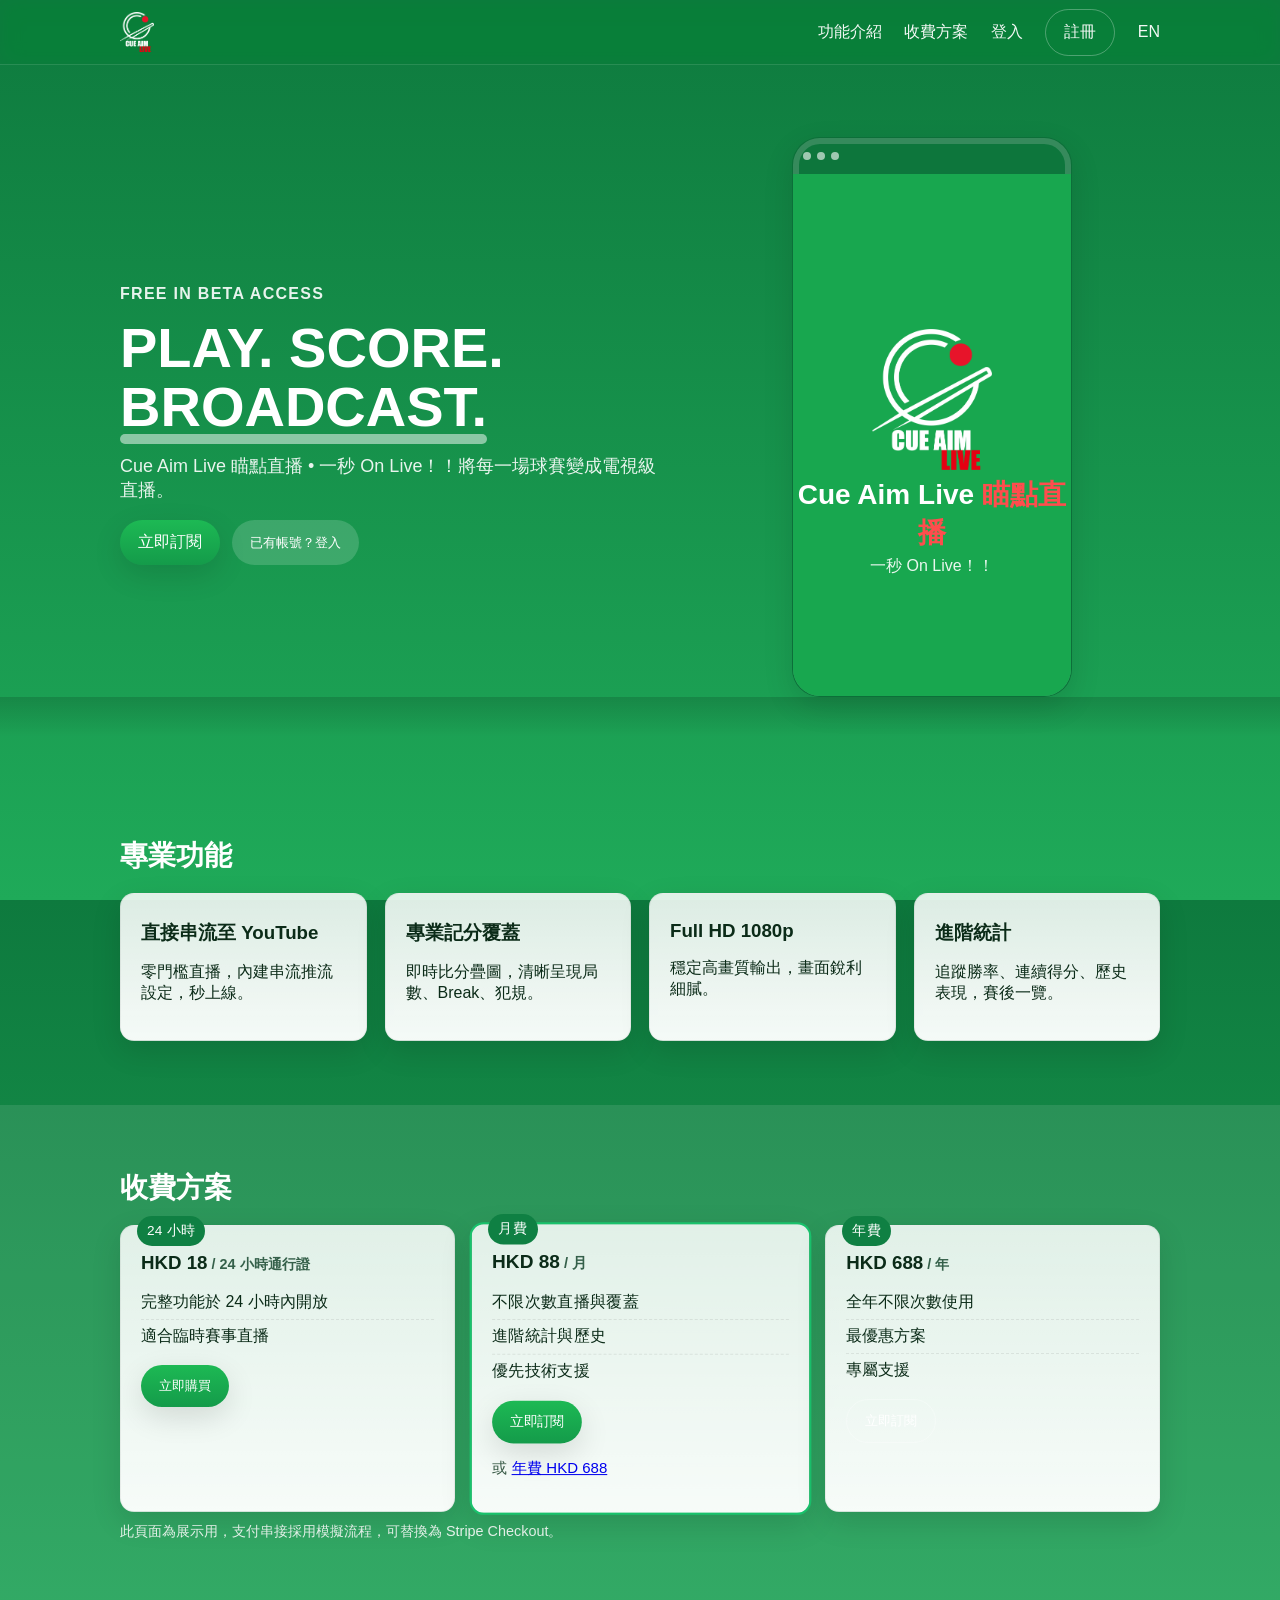
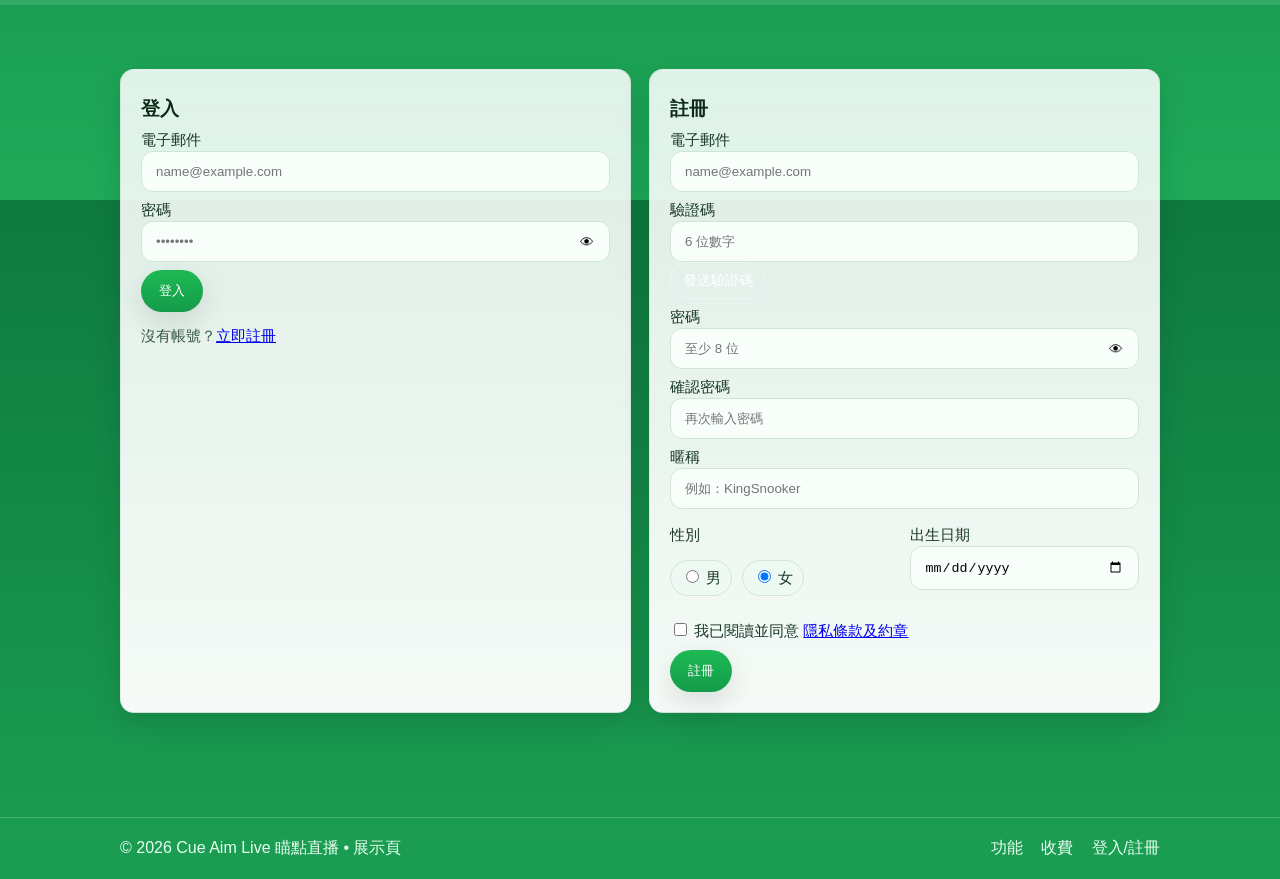
<file: index.html>
<!doctype html>
<html lang="zh-Hant">
<head>
  <meta charset="utf-8" />
  <meta name="viewport" content="width=device-width, initial-scale=1" />
  <title>Cue Aim Live 瞄點直播 — 展示站</title>
  <meta name="description" content="Cue Aim Live 瞄點直播，一秒 On Live！展示頁面與收費、註冊、登入介面示例" />
  <link rel="stylesheet" href="styles.css" />
  <script src="https://accounts.google.com/gsi/client" async defer></script>
</head>
<body>
  <header class="site-header">
    <div class="container nav">
      <div class="brand">
        <img src="assets/logo.png" alt="Cue Aim Live 瞄點直播" class="logo-img" />
        <svg width="36" height="36" viewBox="0 0 64 64" class="logo logo-svg" aria-hidden="true">
          <circle cx="44" cy="20" r="6" fill="#e53935"></circle>
          <path d="M8 40c8-10 17-16 28-18" stroke="#fff" stroke-width="6" fill="none" stroke-linecap="round"></path>
          <path d="M10 48c14 2 28-2 40-12" stroke="#fff" stroke-width="6" fill="none" stroke-linecap="round"></path>
        </svg>
        <span class="brand-name">Cue Aim Live <span class="accent">瞄點直播</span></span>
      </div>
      <nav class="links">
        <a href="#features">功能介紹</a>
        <a href="#pricing">收費方案</a>
        <a href="#auth" data-open="login">登入</a>
        <a href="#auth" data-open="register" class="btn btn-outline">註冊</a>
        <a href="en.html" aria-label="English" title="English">EN</a>
      </nav>
    </div>
  </header>

  <main>
    <section class="hero">
      <div class="container hero-inner">
        <div class="hero-copy">
          <p class="kicker">FREE IN BETA ACCESS</p>
          <h1 class="hero-title">PLAY. SCORE. <span class="underline">BROADCAST.</span></h1>
          <p class="subtitle">Cue Aim Live 瞄點直播 • 一秒 On Live！！將每一場球賽變成電視級直播。</p>
          <div class="hero-ctas">
            <a href="#pricing" class="btn btn-primary">立即訂閱</a>
            <button class="btn btn-quiet" data-open="login">已有帳號？登入</button>
          </div>
        </div>
        <div class="hero-art">
          <div class="phone-mock">
            <div class="phone-header">
              <div class="dot"></div><div class="dot"></div><div class="dot"></div>
            </div>
            <div class="phone-screen">
              <div class="splash">
                <img src="assets/logo.png" alt="Cue Aim Live 瞄點直播" class="splash-logo-img" />
                <div class="splash-logo"></div>
                <div class="splash-title">Cue Aim Live <span>瞄點直播</span></div>
                <div class="splash-tag">一秒 On Live！！</div>
              </div>
            </div>
          </div>
        </div>
      </div>
      <div class="hero-fade"></div>
    </section>

    <section id="features" class="section">
      <div class="container">
        <h2 class="section-title">專業功能</h2>
        <div class="grid features-grid">
          <div class="card">
            <h3>直接串流至 YouTube</h3>
            <p>零門檻直播，內建串流推流設定，秒上線。</p>
          </div>
          <div class="card">
            <h3>專業記分覆蓋</h3>
            <p>即時比分疊圖，清晰呈現局數、Break、犯規。</p>
          </div>
          <div class="card">
            <h3>Full HD 1080p</h3>
            <p>穩定高畫質輸出，畫面銳利細膩。</p>
          </div>
          <div class="card">
            <h3>進階統計</h3>
            <p>追蹤勝率、連續得分、歷史表現，賽後一覽。</p>
          </div>
        </div>
      </div>
    </section>

    <section id="pricing" class="section alt">
      <div class="container">
        <h2 class="section-title">收費方案</h2>
        <div class="grid pricing-grid">
          <div class="card price">
            <div class="badge">24 小時</div>
            <h3>HKD 18<span class="unit"> / 24 小時通行證</span></h3>
            <ul class="features-list">
              <li>完整功能於 24 小時內開放</li>
              <li>適合臨時賽事直播</li>
            </ul>
            <button class="btn btn-primary" data-checkout="pass-24h">立即購買</button>
          </div>
          <div class="card price highlight">
            <div class="badge">月費</div>
            <h3>HKD 88<span class="unit"> / 月</span></h3>
            <ul class="features-list">
              <li>不限次數直播與覆蓋</li>
              <li>進階統計與歷史</li>
              <li>優先技術支援</li>
            </ul>
            <button class="btn btn-primary" data-checkout="monthly">立即訂閱</button>
            <p class="subtext">或 <a href="#" data-checkout="annual">年費 HKD 688</a></p>
          </div>
          <div class="card price">
            <div class="badge">年費</div>
            <h3>HKD 688<span class="unit"> / 年</span></h3>
            <ul class="features-list">
              <li>全年不限次數使用</li>
              <li>最優惠方案</li>
              <li>專屬支援</li>
            </ul>
            <button class="btn btn-outline" data-checkout="annual">立即訂閱</button>
          </div>
        </div>
        <div class="payment-note">此頁面為展示用，支付串接採用模擬流程，可替換為 Stripe Checkout。</div>
      </div>
    </section>

    <section id="auth" class="section">
      <div class="container auth-cards">
        <div class="card auth">
          <h3>登入</h3>
          <form id="login-form" autocomplete="on" novalidate>
            <label>電子郵件
              <input type="email" id="login-email" required placeholder="name@example.com" />
            </label>
            <label>密碼
              <div class="input-with-toggle">
                <input type="password" id="login-password" required placeholder="••••••••" />
                <button type="button" class="eye" data-toggle="#login-password" aria-label="顯示/隱藏密碼">👁</button>
              </div>
            </label>
            <button class="btn btn-primary" type="submit">登入</button>
            <p class="subtext">沒有帳號？<a href="#" data-open="register">立即註冊</a></p>
          </form>
          <div class="oauth">
            <div id="google-signin" data-client-id="216977203711-vts77mnt3r6ak3n8tpkaf7hnobg1mmth.apps.googleusercontent.com"></div>
          </div>
        </div>
        <div class="card auth">
          <h3>註冊</h3>
          <form id="register-form" novalidate>
            <label>電子郵件
              <input type="email" id="reg-email" required placeholder="name@example.com" />
            </label>
            <label class="code-row">驗證碼
              <input type="text" id="reg-code" inputmode="numeric" pattern="\\d{6}" placeholder="6 位數字" />
              <button type="button" class="btn btn-outline small" id="send-code">發送驗證碼</button>
            </label>
            <label>密碼
              <div class="input-with-toggle">
                <input type="password" id="reg-password" required minlength="8" placeholder="至少 8 位" />
                <button type="button" class="eye" data-toggle="#reg-password" aria-label="顯示/隱藏密碼">👁</button>
              </div>
            </label>
            <label>確認密碼
              <input type="password" id="reg-password2" required placeholder="再次輸入密碼" />
            </label>
            <label>暱稱
              <input type="text" id="reg-nickname" placeholder="例如：KingSnooker" />
            </label>
            <div class="row">
              <label>性別
                <div class="choices">
                  <label class="chip"><input type="radio" name="gender" value="M" /> 男</label>
                  <label class="chip"><input type="radio" name="gender" value="F" checked /> 女</label>
                </div>
              </label>
              <label>出生日期
                <input type="date" id="reg-dob" />
              </label>
            </div>
            <label class="agree">
              <input type="checkbox" id="reg-accept" required />
              我已閱讀並同意 <a href="#" data-open="terms">隱私條款及約章</a>
            </label>
            <button class="btn btn-primary" type="submit">註冊</button>
          </form>
        </div>
      </div>
    </section>
  </main>

  <footer class="site-footer">
    <div class="container foot-inner">
      <div>© 2026 Cue Aim Live 瞄點直播 • 展示頁</div>
      <div class="foot-links">
        <a href="#features">功能</a>
        <a href="#pricing">收費</a>
        <a href="#auth">登入/註冊</a>
      </div>
    </div>
  </footer>

  <div id="toast" class="toast" role="status" aria-live="polite"></div>

  <dialog id="mock-checkout" class="modal">
    <form method="dialog" class="modal-body">
      <h3>模擬付款</h3>
      <p>方案：<span id="plan-name">Pro 月費</span></p>
      <label>信用卡號
        <input placeholder="4242 4242 4242 4242" />
      </label>
      <label>有效期限
        <input placeholder="MM/YY" />
      </label>
      <label>CVC
        <input placeholder="123" />
      </label>
      <menu class="modal-actions">
        <button value="cancel" class="btn btn-quiet">取消</button>
        <button value="ok" class="btn btn-primary">付款</button>
      </menu>
    </form>
  </dialog>

  <script src="app.js"></script>
</body>
</html>
</file>
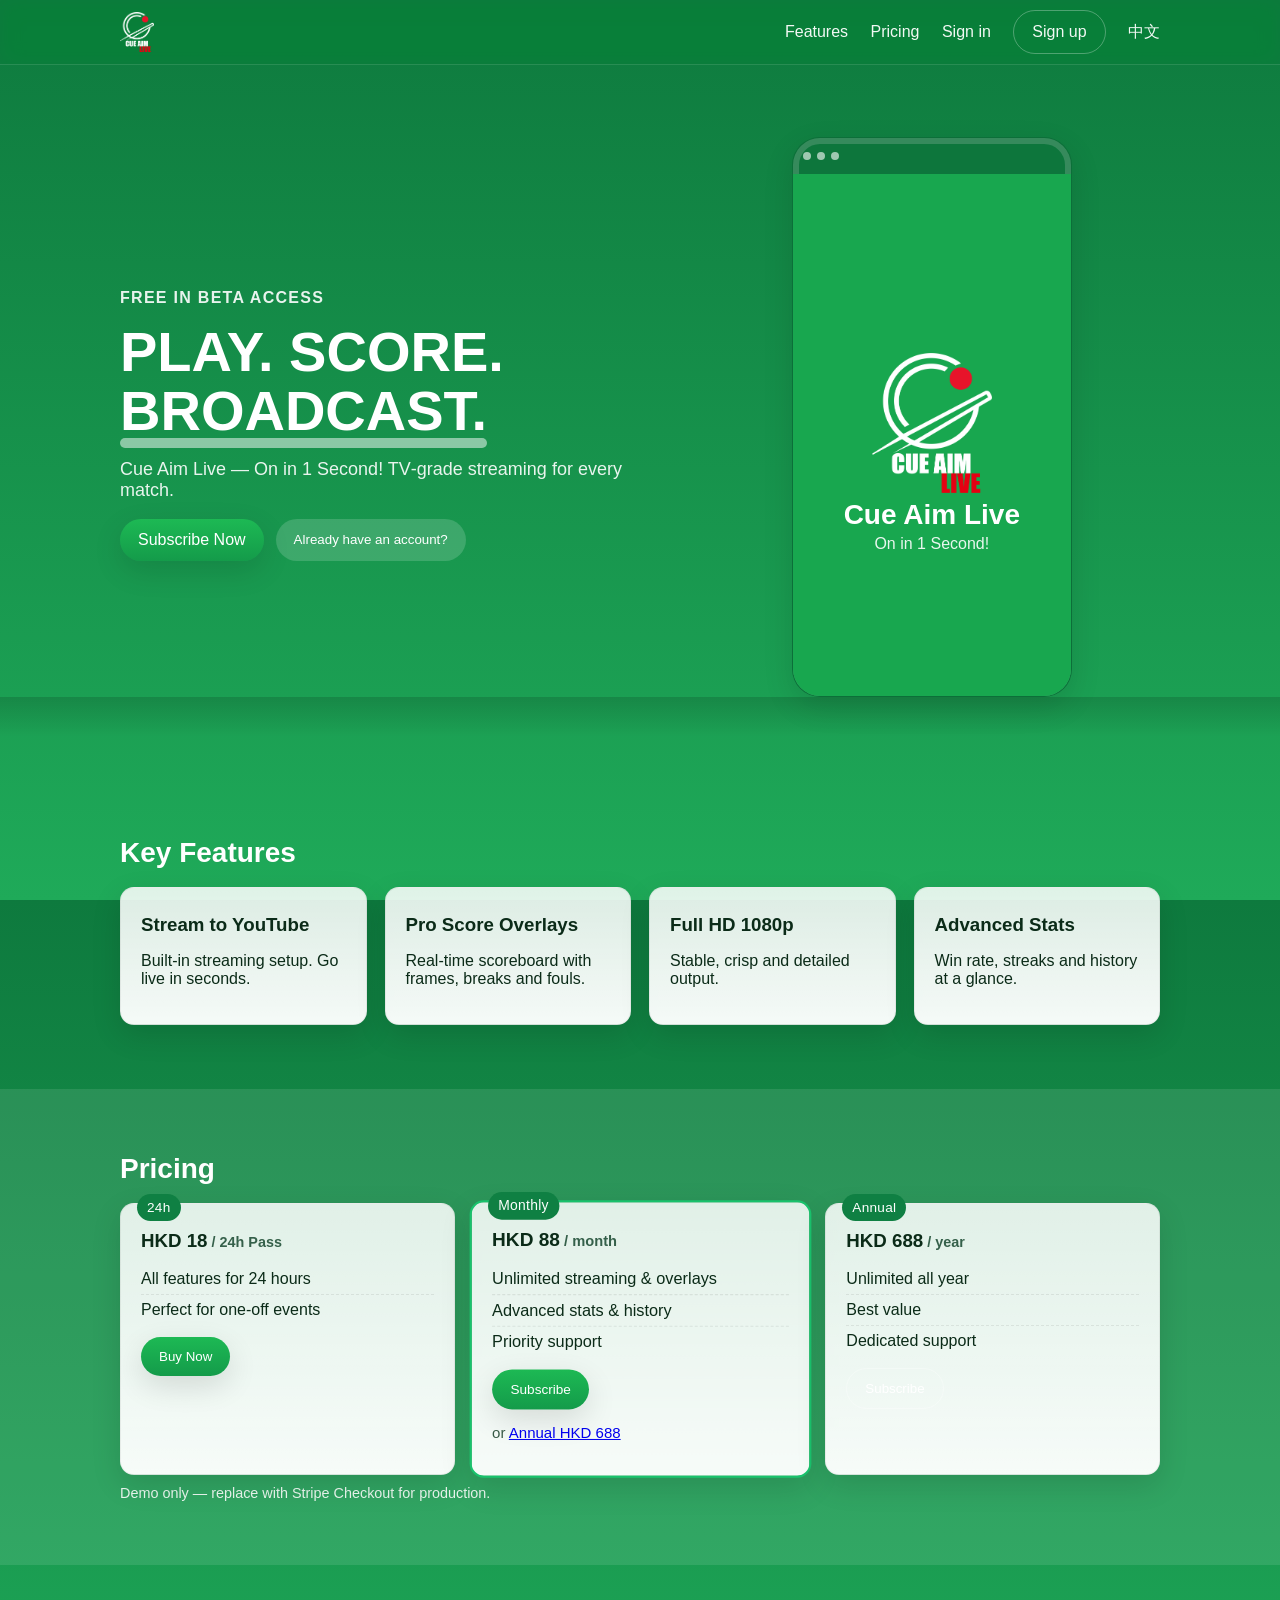
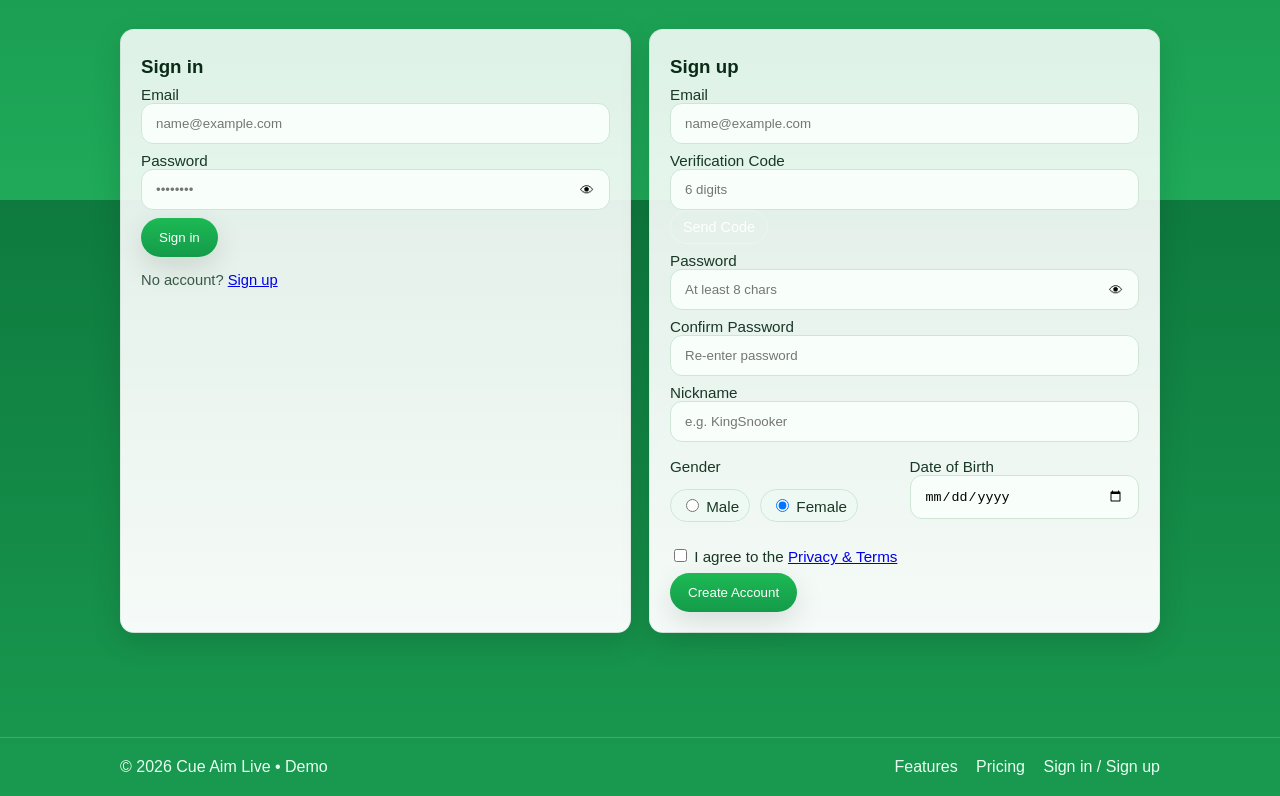
<file: en.html>
<!doctype html>
<html lang="en">
<head>
  <meta charset="utf-8" />
  <meta name="viewport" content="width=device-width, initial-scale=1" />
  <title>Cue Aim Live — Demo Site</title>
  <meta name="description" content="Cue Aim Live — Play. Score. Broadcast. Demo page with pricing and auth forms" />
  <link rel="stylesheet" href="styles.css" />
  <script src="https://accounts.google.com/gsi/client" async defer></script>
</head>
<body>
  <header class="site-header">
    <div class="container nav">
      <div class="brand">
        <img src="assets/logo.png" alt="Cue Aim Live" class="logo-img" />
        <svg width="36" height="36" viewBox="0 0 64 64" class="logo logo-svg" aria-hidden="true">
          <circle cx="44" cy="20" r="6" fill="#e53935"></circle>
          <path d="M8 40c8-10 17-16 28-18" stroke="#fff" stroke-width="6" fill="none" stroke-linecap="round"></path>
          <path d="M10 48c14 2 28-2 40-12" stroke="#fff" stroke-width="6" fill="none" stroke-linecap="round"></path>
        </svg>
        <span class="brand-name">Cue Aim Live</span>
      </div>
      <nav class="links">
        <a href="#features">Features</a>
        <a href="#pricing">Pricing</a>
        <a href="#auth" data-open="login">Sign in</a>
        <a href="#auth" data-open="register" class="btn btn-outline">Sign up</a>
        <a href="index.html" aria-label="中文" title="中文">中文</a>
      </nav>
    </div>
  </header>

  <main>
    <section class="hero">
      <div class="container hero-inner">
        <div class="hero-copy">
          <p class="kicker">FREE IN BETA ACCESS</p>
          <h1 class="hero-title">PLAY. SCORE. <span class="underline">BROADCAST.</span></h1>
          <p class="subtitle">Cue Aim Live — On in 1 Second! TV‑grade streaming for every match.</p>
          <div class="hero-ctas">
            <a href="#pricing" class="btn btn-primary">Subscribe Now</a>
            <button class="btn btn-quiet" data-open="login">Already have an account?</button>
          </div>
        </div>
        <div class="hero-art">
          <div class="phone-mock">
            <div class="phone-header"><div class="dot"></div><div class="dot"></div><div class="dot"></div></div>
            <div class="phone-screen">
              <div class="splash">
                <img src="assets/logo.png" alt="Cue Aim Live" class="splash-logo-img" />
                <div class="splash-logo"></div>
                <div class="splash-title">Cue Aim Live</div>
                <div class="splash-tag">On in 1 Second!</div>
              </div>
            </div>
          </div>
        </div>
      </div>
      <div class="hero-fade"></div>
    </section>

    <section id="features" class="section">
      <div class="container">
        <h2 class="section-title">Key Features</h2>
        <div class="grid features-grid">
          <div class="card">
            <h3>Stream to YouTube</h3>
            <p>Built‑in streaming setup. Go live in seconds.</p>
          </div>
          <div class="card">
            <h3>Pro Score Overlays</h3>
            <p>Real‑time scoreboard with frames, breaks and fouls.</p>
          </div>
          <div class="card">
            <h3>Full HD 1080p</h3>
            <p>Stable, crisp and detailed output.</p>
          </div>
          <div class="card">
            <h3>Advanced Stats</h3>
            <p>Win rate, streaks and history at a glance.</p>
          </div>
        </div>
      </div>
    </section>

    <section id="pricing" class="section alt">
      <div class="container">
        <h2 class="section-title">Pricing</h2>
        <div class="grid pricing-grid">
          <div class="card price">
            <div class="badge">24h</div>
            <h3>HKD 18<span class="unit"> / 24h Pass</span></h3>
            <ul class="features-list">
              <li>All features for 24 hours</li>
              <li>Perfect for one‑off events</li>
            </ul>
            <button class="btn btn-primary" data-checkout="pass-24h">Buy Now</button>
          </div>
          <div class="card price highlight">
            <div class="badge">Monthly</div>
            <h3>HKD 88<span class="unit"> / month</span></h3>
            <ul class="features-list">
              <li>Unlimited streaming & overlays</li>
              <li>Advanced stats & history</li>
              <li>Priority support</li>
            </ul>
            <button class="btn btn-primary" data-checkout="monthly">Subscribe</button>
            <p class="subtext">or <a href="#" data-checkout="annual">Annual HKD 688</a></p>
          </div>
          <div class="card price">
            <div class="badge">Annual</div>
            <h3>HKD 688<span class="unit"> / year</span></h3>
            <ul class="features-list">
              <li>Unlimited all year</li>
              <li>Best value</li>
              <li>Dedicated support</li>
            </ul>
            <button class="btn btn-outline" data-checkout="annual">Subscribe</button>
          </div>
        </div>
        <div class="payment-note">Demo only — replace with Stripe Checkout for production.</div>
      </div>
    </section>

    <section id="auth" class="section">
      <div class="container auth-cards">
        <div class="card auth">
          <h3>Sign in</h3>
          <form id="login-form" autocomplete="on" novalidate>
            <label>Email
              <input type="email" id="login-email" required placeholder="name@example.com" />
            </label>
            <label>Password
              <div class="input-with-toggle">
                <input type="password" id="login-password" required placeholder="••••••••" />
                <button type="button" class="eye" data-toggle="#login-password" aria-label="Show/Hide">👁</button>
              </div>
            </label>
            <button class="btn btn-primary" type="submit">Sign in</button>
            <p class="subtext">No account? <a href="#" data-open="register">Sign up</a></p>
          </form>
          <div class="oauth">
            <div id="google-signin" data-client-id="216977203711-vts77mnt3r6ak3n8tpkaf7hnobg1mmth.apps.googleusercontent.com"></div>
          </div>
        </div>
        <div class="card auth">
          <h3>Sign up</h3>
          <form id="register-form" novalidate>
            <label>Email
              <input type="email" id="reg-email" required placeholder="name@example.com" />
            </label>
            <label class="code-row">Verification Code
              <input type="text" id="reg-code" inputmode="numeric" pattern="\\d{6}" placeholder="6 digits" />
              <button type="button" class="btn btn-outline small" id="send-code">Send Code</button>
            </label>
            <label>Password
              <div class="input-with-toggle">
                <input type="password" id="reg-password" required minlength="8" placeholder="At least 8 chars" />
                <button type="button" class="eye" data-toggle="#reg-password" aria-label="Show/Hide">👁</button>
              </div>
            </label>
            <label>Confirm Password
              <input type="password" id="reg-password2" required placeholder="Re‑enter password" />
            </label>
            <label>Nickname
              <input type="text" id="reg-nickname" placeholder="e.g. KingSnooker" />
            </label>
            <div class="row">
              <label>Gender
                <div class="choices">
                  <label class="chip"><input type="radio" name="gender" value="M" /> Male</label>
                  <label class="chip"><input type="radio" name="gender" value="F" checked /> Female</label>
                </div>
              </label>
              <label>Date of Birth
                <input type="date" id="reg-dob" />
              </label>
            </div>
            <label class="agree">
              <input type="checkbox" id="reg-accept" required />
              I agree to the <a href="#" data-open="terms">Privacy & Terms</a>
            </label>
            <button class="btn btn-primary" type="submit">Create Account</button>
          </form>
        </div>
      </div>
    </section>
  </main>

  <footer class="site-footer">
    <div class="container foot-inner">
      <div>© 2026 Cue Aim Live • Demo</div>
      <div class="foot-links">
        <a href="#features">Features</a>
        <a href="#pricing">Pricing</a>
        <a href="#auth">Sign in / Sign up</a>
      </div>
    </div>
  </footer>

  <div id="toast" class="toast" role="status" aria-live="polite"></div>

  <dialog id="mock-checkout" class="modal">
    <form method="dialog" class="modal-body">
      <h3>Mock Checkout</h3>
      <p>Plan: <span id="plan-name">Monthly HKD 88</span></p>
      <label>Card Number
        <input placeholder="4242 4242 4242 4242" />
      </label>
      <label>Expiry
        <input placeholder="MM/YY" />
      </label>
      <label>CVC
        <input placeholder="123" />
      </label>
      <menu class="modal-actions">
        <button value="cancel" class="btn btn-quiet">Cancel</button>
        <button value="ok" class="btn btn-primary">Pay</button>
      </menu>
    </form>
  </dialog>

  <script src="app.js"></script>
</body>
</html>
</file>
<file: styles.css>
:root{
  --bg: #0e7a3e;
  --bg2:#1faa59;
  --text:#0b2b18;
  --muted:#2d4a39;
  --surface: #ffffff;
  --accent:#e53935;
  --ring:#1db954;
  --shadow: 0 10px 30px rgba(0,0,0,.12);
  --radius: 14px;
}
*{box-sizing:border-box}
html,body{height:100%}
body{
  margin:0;
  font-family: ui-sans-serif, -apple-system, BlinkMacSystemFont, "Segoe UI", Roboto, "Noto Sans TC", "PingFang TC", "Hiragino Sans", "Microsoft JhengHei", Arial, sans-serif;
  color:#0a2616;
  background:linear-gradient(180deg, var(--bg) 0%, var(--bg2) 100%);
}
.container{max-width:1080px;margin:0 auto;padding:0 20px}
.site-header{
  position:sticky;top:0;z-index:20;
  backdrop-filter:saturate(140%) blur(10px);
  background:rgba(14,122,62,.6);
  border-bottom:1px solid rgba(255,255,255,.12);
}
.nav{display:flex;align-items:center;justify-content:space-between;height:64px}
.brand{display:flex;align-items:center;gap:10px;color:#fff;font-weight:700;letter-spacing:.5px}
.brand .logo{filter:drop-shadow(0 2px 6px rgba(0,0,0,.2))}
.logo-img{display:none;height:40px;width:auto;image-rendering:-webkit-optimize-contrast;image-rendering:crisp-edges}
.has-logo-img .logo-img{display:block}
.has-logo-img .logo-svg{display:none}
.brand-name{display:none}
.brand-name .accent{color:#ff5252}
.links a{color:#fff;text-decoration:none;margin-left:18px;opacity:.95}
.links a:hover{opacity:1}
.btn{
  display:inline-flex;align-items:center;justify-content:center;
  padding:12px 18px;border-radius:999px;border:1px solid rgba(255,255,255,.3);
  background:rgba(255,255,255,.12);color:#fff;text-decoration:none;cursor:pointer
}
.btn:hover{background:rgba(255,255,255,.18)}
.btn-outline{background:transparent}
.btn-primary{
  background:linear-gradient(180deg,#1db954,#149b4a);border:none;box-shadow:var(--shadow)
}
.btn-quiet{background:rgba(255,255,255,.16);border:none}
.btn.small{padding:8px 12px;font-size:.9rem}
.hero{
  color:#fff;position:relative;padding:72px 0 36px 0;
}
.hero-inner{display:grid;gap:36px;grid-template-columns:1.2fr 1fr;align-items:center}
.kicker{opacity:.9;font-weight:700;letter-spacing:.08em}
.hero-title{font-size:56px;line-height:1.05;margin:.2em 0}
.hero-title .underline{position:relative}
.hero-title .underline:after{
  content:"";position:absolute;left:0;right:0;bottom:-6px;height:10px;background:rgba(255,255,255,.5);border-radius:8px;
}
.subtitle{opacity:.9;font-size:18px}
.hero-ctas{display:flex;gap:12px;margin-top:18px}
.hero-art{display:flex;justify-content:center}
.phone-mock{
  width:280px;height:560px;border-radius:28px;background:#0f8b47;box-shadow:var(--shadow), inset 0 0 0 6px rgba(255,255,255,.2);
  border:1px solid rgba(0,0,0,.2);overflow:hidden;
}
.phone-header{height:36px;display:flex;align-items:center;padding:0 10px;gap:6px;background:rgba(0,0,0,.15)}
.phone-header .dot{width:8px;height:8px;border-radius:50%;background:#fff;opacity:.6}
.phone-screen{height:100%;background:#18a74f;display:flex;align-items:center;justify-content:center}
.splash{color:#fff;text-align:center}
.splash-logo-img{display:none;width:120px;height:auto;margin:0 auto 6px auto;image-rendering:-webkit-optimize-contrast;image-rendering:crisp-edges}
.has-logo-img .splash-logo-img{display:block}
.has-logo-img .splash-logo{display:none}
.splash-logo{width:84px;height:84px;margin:0 auto 6px auto;border-radius:50%;
  background: radial-gradient(circle at 64% 32%, var(--accent) 0 14px, transparent 15px),
              conic-gradient(from 110deg at 44% 60%, #fff 0 20%, transparent 0 100%);
  filter:drop-shadow(0 6px 20px rgba(0,0,0,.2));
}
.splash-title{font-weight:800;font-size:28px}
.splash-title span{color:#ff4d4d}
.splash-tag{opacity:.9;margin-top:4px}
.hero-fade{height:40px;background:linear-gradient(180deg,rgba(0,0,0,.15),transparent)}

.section{padding:64px 0;background:transparent}
.section.alt{background:rgba(255,255,255,.1)}
.section-title{color:#fff;font-size:28px;margin:0 0 18px}
.grid{display:grid;gap:18px}
.features-grid{grid-template-columns:repeat(4,1fr)}
.pricing-grid{grid-template-columns:repeat(3,1fr)}
.card{
  background:linear-gradient(180deg, rgba(255,255,255,.86), rgba(255,255,255,.96));
  border:1px solid rgba(0,0,0,.06);
  border-radius:var(--radius);
  box-shadow:var(--shadow);
  padding:20px;color:var(--text)
}
.card h3{margin:6px 0 8px}
.price{position:relative}
.price .badge{
  position:absolute;top:-10px;left:16px;background:#0f8043;color:#fff;
  padding:6px 10px;border-radius:999px;font-size:.85rem;letter-spacing:.02em
}
.price.highlight{transform:scale(1.02);border:2px solid #19c26c}
.price .unit{font-size:.9rem;color:#35604a;font-weight:600}
.features-list{list-style:none;padding:0;margin:12px 0}
.features-list li{padding:6px 0;border-top:1px dashed rgba(0,0,0,.08)}
.features-list li:first-child{border-top:none}
.subtext{color:#375945;font-size:.92rem}
.payment-note{color:#eaf7ef;margin-top:10px;font-size:.9rem}

.auth-cards{display:grid;grid-template-columns:1fr 1fr;gap:18px}
.auth label{display:block;font-size:.95rem;color:#193826;margin:8px 0}
.auth input[type="text"], .auth input[type="email"], .auth input[type="password"], .auth input[type="date"]{
  width:100%;padding:12px 14px;border-radius:12px;border:1px solid #cfe6d7;background:#f8fffb;
}
.input-with-toggle{position:relative}
.input-with-toggle .eye{
  position:absolute;right:10px;top:50%;transform:translateY(-50%);border:none;background:transparent;cursor:pointer;font-size:14px
}
.row{display:grid;grid-template-columns:1fr 1fr;gap:10px}
.choices{display:flex;gap:10px;margin-top:6px}
.chip{display:inline-flex;align-items:center;gap:6px;background:#eff9f3;padding:6px 10px;border-radius:999px;border:1px solid #cfe6d7}
.agree{display:flex;align-items:center;gap:8px;margin:12px 0}
.code-row{display:grid;grid-template-columns:1fr auto;gap:10px;align-items:center}
.oauth{margin-top:10px;display:flex;justify-content:center}

.site-footer{
  color:#e8fff0;border-top:1px solid rgba(255,255,255,.18);padding:20px 0;margin-top:40px
}
.foot-inner{display:flex;align-items:center;justify-content:space-between}
.foot-links a{color:#e8fff0;text-decoration:none;margin-left:14px}

.toast{
  position:fixed;right:16px;bottom:16px;background:#0f8043;color:#fff;padding:12px 14px;border-radius:12px;
  opacity:0;transform:translateY(8px);transition:.2s;box-shadow:var(--shadow)
}
.toast.show{opacity:1;transform:translateY(0)}

.modal{border:none;border-radius:16px;padding:0}
.modal::backdrop{background:rgba(0,0,0,.4)}
.modal-body{padding:18px 18px 12px}
.modal-body h3{margin:0 0 6px}
.modal-body label{display:block;margin:8px 0}
.modal-body input{width:100%;padding:10px 12px;border-radius:10px;border:1px solid #d7eadd}
.modal-actions{display:flex;justify-content:flex-end;gap:10px;margin-top:12px}

@media (max-width: 960px){
  .hero-inner{grid-template-columns:1fr}
  .features-grid{grid-template-columns:1fr 1fr}
  .pricing-grid{grid-template-columns:1fr}
  .auth-cards{grid-template-columns:1fr}
}
</file>
